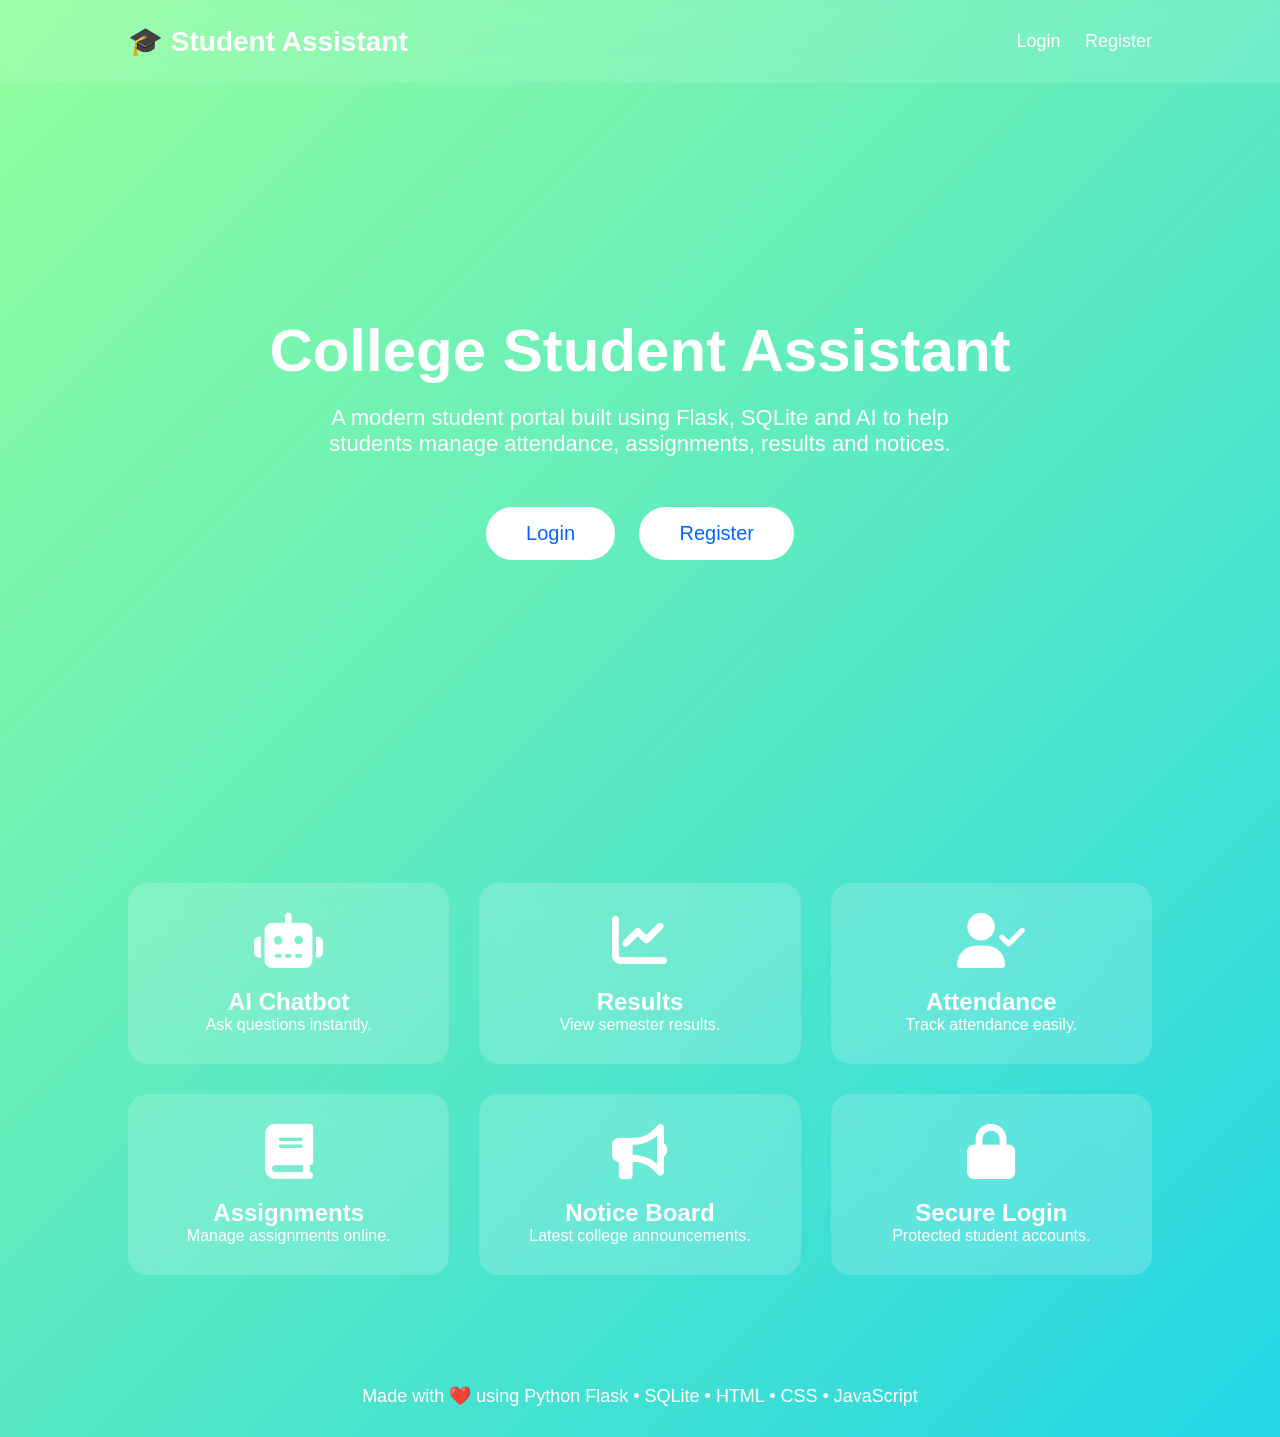
<file: templates/index.html>
<!DOCTYPE html>
<html lang="en">
<head>

<meta charset="UTF-8">
<meta name="viewport" content="width=device-width, initial-scale=1.0">

<title>College Student Assistant</title>

<link href="https://cdnjs.cloudflare.com/ajax/libs/font-awesome/6.5.2/css/all.min.css" rel="stylesheet">

<style>

*{
margin:0;
padding:0;
box-sizing:border-box;
font-family:'Segoe UI',sans-serif;
}

body{

background:linear-gradient(-45deg,#1e3c72,#2a5298,#00c9ff,#92fe9d);
background-size:400% 400%;
animation:bg 15s ease infinite;
overflow-x:hidden;

}

@keyframes bg{

0%{background-position:0% 50%;}
50%{background-position:100% 50%;}
100%{background-position:0% 50%;}

}

nav{

display:flex;
justify-content:space-between;
align-items:center;
padding:25px 10%;
background:rgba(255,255,255,.12);
backdrop-filter:blur(15px);

}

.logo{

font-size:28px;
font-weight:bold;
color:white;

}

nav a{

color:white;
text-decoration:none;
margin-left:20px;
font-size:18px;

}

.hero{

height:80vh;

display:flex;

align-items:center;

justify-content:center;

flex-direction:column;

text-align:center;

color:white;

}

.hero h1{

font-size:60px;
margin-bottom:20px;
animation:fade 1s;

}

.hero p{

font-size:22px;
margin-bottom:40px;
max-width:700px;

}

@keyframes fade{

from{

opacity:0;
transform:translateY(40px);

}

to{

opacity:1;
transform:translateY(0);

}

}

.btn{

padding:15px 40px;

background:white;

color:#0066ff;

border-radius:40px;

text-decoration:none;

font-size:20px;

margin:10px;

transition:.4s;

display:inline-block;

}

.btn:hover{

transform:translateY(-5px);
box-shadow:0 10px 30px rgba(0,0,0,.3);

}

.features{

display:grid;

grid-template-columns:repeat(auto-fit,minmax(250px,1fr));

gap:30px;

padding:80px 10%;

}

.card{

background:rgba(255,255,255,.18);

backdrop-filter:blur(18px);

border-radius:20px;

padding:30px;

text-align:center;

color:white;

transition:.4s;

}

.card:hover{

transform:translateY(-10px);

}

.card i{

font-size:55px;

margin-bottom:20px;

}

footer{

padding:30px;

text-align:center;

color:white;

font-size:18px;

}

</style>

</head>

<body>

<nav>

<div class="logo">

🎓 Student Assistant

</div>

<div>

<a href="/login">Login</a>

<a href="/register">Register</a>

</div>

</nav>

<section class="hero">

<h1>College Student Assistant</h1>

<p>

A modern student portal built using Flask, SQLite and AI to help students manage attendance, assignments, results and notices.

</p>

<div>

<a class="btn" href="/login">

Login

</a>

<a class="btn" href="/register">

Register

</a>

</div>

</section>

<section class="features">

<div class="card">

<i class="fas fa-robot"></i>

<h2>AI Chatbot</h2>

<p>Ask questions instantly.</p>

</div>

<div class="card">

<i class="fas fa-chart-line"></i>

<h2>Results</h2>

<p>View semester results.</p>

</div>

<div class="card">

<i class="fas fa-user-check"></i>

<h2>Attendance</h2>

<p>Track attendance easily.</p>

</div>

<div class="card">

<i class="fas fa-book"></i>

<h2>Assignments</h2>

<p>Manage assignments online.</p>

</div>

<div class="card">

<i class="fas fa-bullhorn"></i>

<h2>Notice Board</h2>

<p>Latest college announcements.</p>

</div>

<div class="card">

<i class="fas fa-lock"></i>

<h2>Secure Login</h2>

<p>Protected student accounts.</p>

</div>

</section>

<footer>

Made with ❤️ using Python Flask • SQLite • HTML • CSS • JavaScript

</footer>

</body>

</html>
</file>
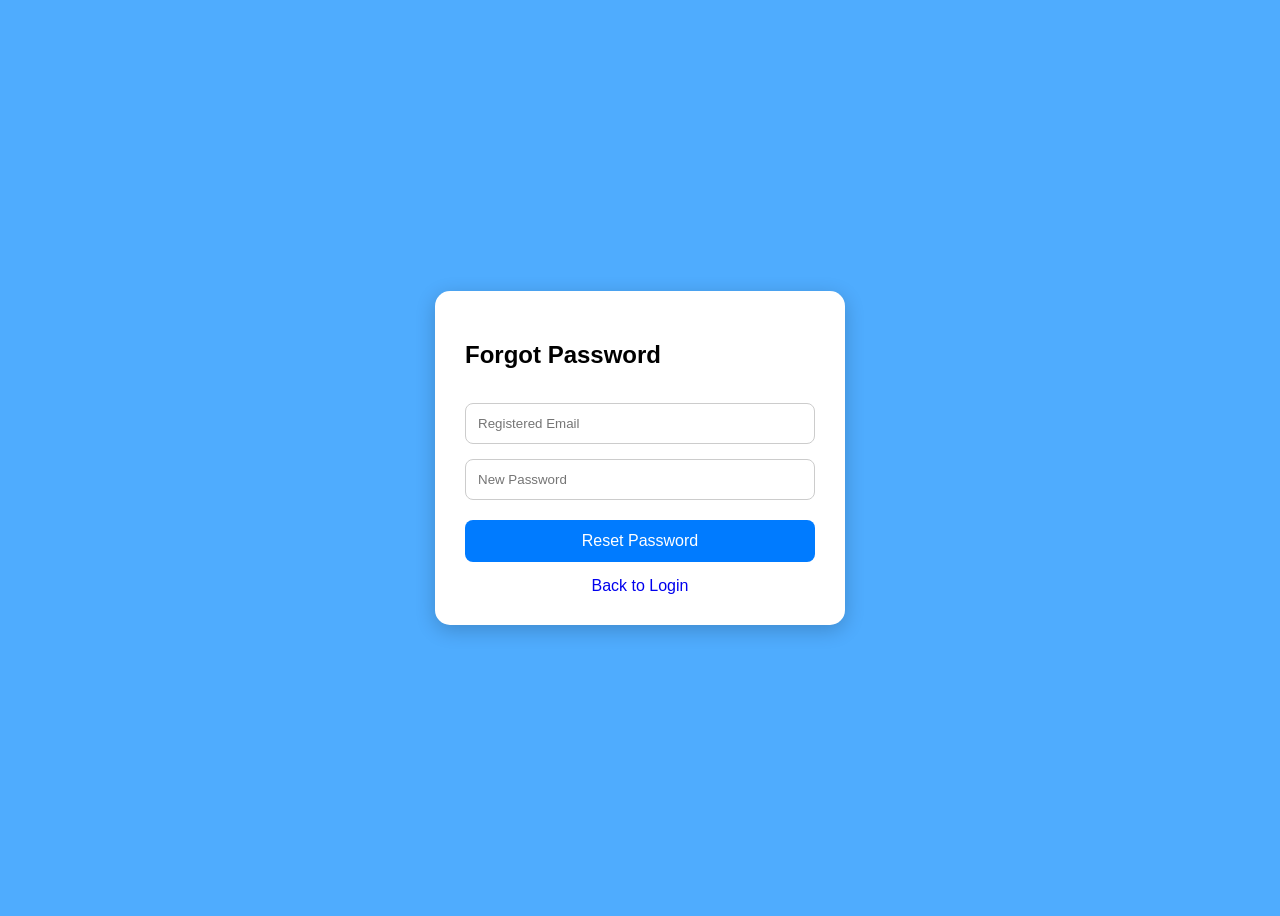
<file: templates/forgot_password.html>
<!DOCTYPE html>
<html>
<head>
<meta charset="UTF-8">
<title>Forgot Password</title>

<style>

body{

background:#4facfe;

font-family:Arial;

display:flex;

justify-content:center;

align-items:center;

height:100vh;

}

.box{

background:white;

padding:30px;

border-radius:15px;

width:350px;

box-shadow:0 5px 20px rgba(0,0,0,.2);

}

input{

width:100%;

padding:12px;

margin-top:15px;

border-radius:8px;

border:1px solid #ccc;

box-sizing:border-box;

}

button{

width:100%;

padding:12px;

margin-top:20px;

background:#007BFF;

color:white;

border:none;

border-radius:8px;

cursor:pointer;

font-size:16px;

}

button:hover{

background:#0056b3;

}

a{

display:block;

margin-top:15px;

text-align:center;

text-decoration:none;

}

</style>

</head>

<body>

<div class="box">

<h2>Forgot Password</h2>

<form action="/reset_password" method="POST">

<input
type="email"
name="email"
placeholder="Registered Email"
required>

<input
type="password"
name="password"
placeholder="New Password"
required>

<button type="submit">

Reset Password

</button>

</form>

<a href="/login">

Back to Login

</a>

</div>

</body>

</html>
</file>
